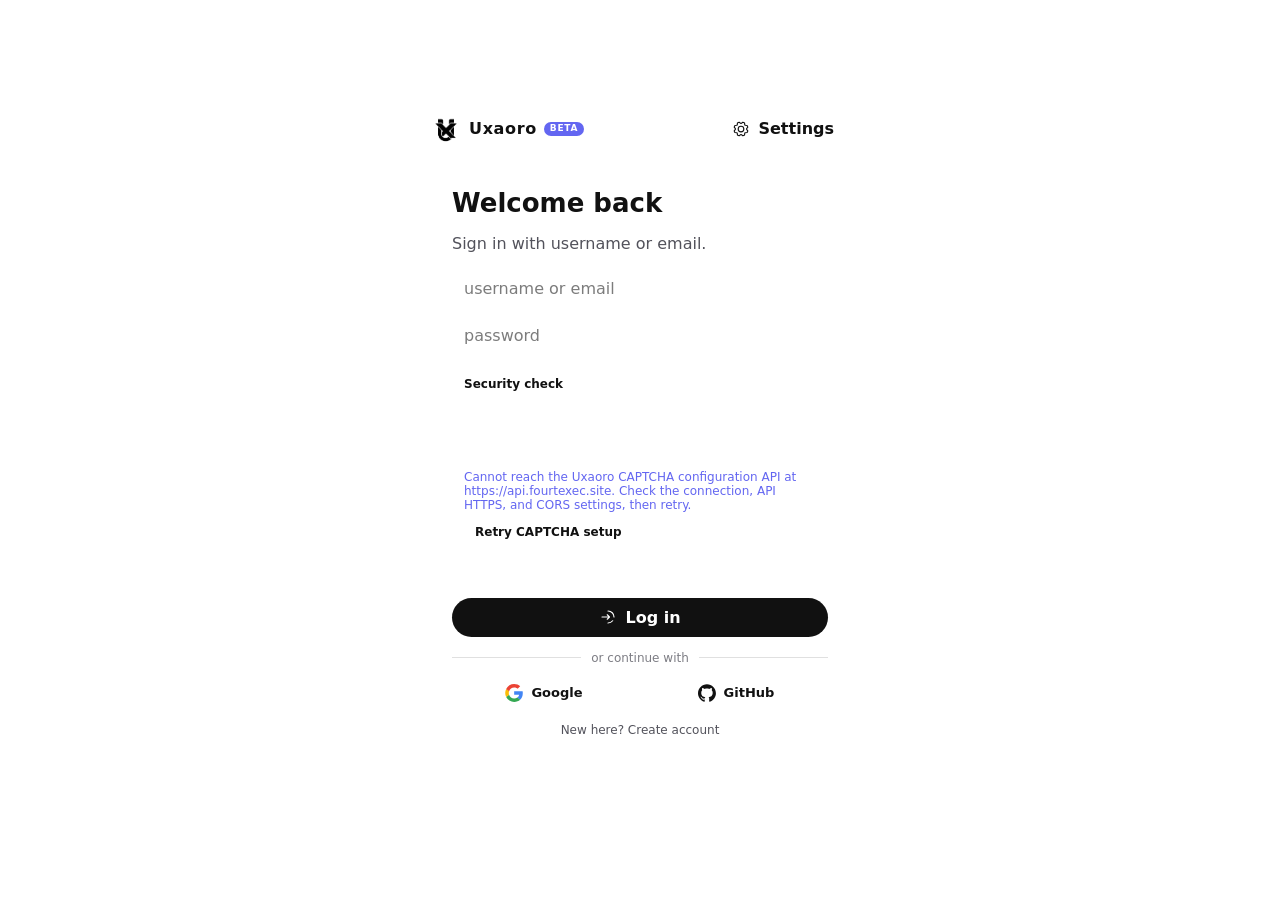
<file: index.html>
<!DOCTYPE html>
<html lang="en">
<head>
  <meta charset="utf-8">
  <meta name="viewport" content="width=device-width, initial-scale=1">
  <title>Uxaoro</title>
  <link rel="icon" href="./applogo.jpg">
  <link rel="stylesheet" href="./app.css">
  <script src="https://challenges.cloudflare.com/turnstile/v0/api.js?render=explicit" async defer></script>
</head>
<body>
  <div id="root"></div>
  <div id="call-layer" class="hidden">
    <video id="remote-video" autoplay playsinline></video>
    <video id="local-video" autoplay playsinline muted></video>
    <div class="call-dim"></div>
    <div class="call-card">
      <div class="call-top">
        <div class="call-avatar" id="call-avatar">?</div>
        <div id="call-name">Call</div>
        <div id="call-status">Connecting</div>
        <div id="call-sub" class="call-sub">End-to-end encrypted</div>
        <div id="call-emojis" class="call-emojis"></div>
        <div id="call-key" class="call-key"></div>
        <div class="call-hint">Ask the other person what emojis they see.<br>If they match yours, the call is 100% secure.</div>
      </div>
      <div class="call-bottom">
        <div class="call-actions">
          <button id="call-mute" class="round" title="Mute"><svg viewBox="0 0 24 24" fill="currentColor" aria-hidden="true"><path d="M12 14c1.66 0 3-1.34 3-3V5c0-1.66-1.34-3-3-3S9 3.34 9 5v6c0 1.66 1.34 3 3 3zm5.91-3c-.49 0-.9.36-.98.85C16.52 14.2 14.47 16 12 16s-4.52-1.8-4.93-4.15c-.08-.49-.49-.85-.98-.85-.61 0-1.09.54-1 1.14.49 3 2.89 5.35 5.91 5.78V20c0 .55.45 1 1 1s1-.45 1-1v-2.08c3.02-.43 5.42-2.78 5.91-5.78.1-.6-.39-1.14-1-1.14z"/></svg></button>
          <button id="call-accept" class="round ok hidden" title="Answer"><svg viewBox="0 0 24 24" fill="currentColor" aria-hidden="true"><path d="M6.62 10.79c1.44 2.83 3.76 5.14 6.59 6.59l2.2-2.2c.27-.27.67-.36 1.02-.24 1.12.37 2.33.57 3.57.57.55 0 1 .45 1 1V20c0 .55-.45 1-1 1-9.39 0-17-7.61-17-17 0-.55.45-1 1-1h3.5c.55 0 1 .45 1 1 0 1.25.2 2.45.57 3.57.11.35.03.74-.25 1.02l-2.2 2.2z"/></svg></button>
          <button id="call-share" class="round hidden" title="Share screen"><svg viewBox="0 0 24 24" fill="currentColor" aria-hidden="true"><path d="M21 2H3c-1.1 0-2 .9-2 2v12c0 1.1.9 2 2 2h7v2H8v2h8v-2h-2v-2h7c1.1 0 2-.9 2-2V4c0-1.1-.9-2-2-2zm0 14H3V4h18v12z"/></svg></button>
          <button id="call-hang" class="round big danger" title="Hang up"><svg class="flip-down" viewBox="0 0 24 24" fill="currentColor" aria-hidden="true"><path d="M6.62 10.79c1.44 2.83 3.76 5.14 6.59 6.59l2.2-2.2c.27-.27.67-.36 1.02-.24 1.12.37 2.33.57 3.57.57.55 0 1 .45 1 1V20c0 .55-.45 1-1 1-9.39 0-17-7.61-17-17 0-.55.45-1 1-1h3.5c.55 0 1 .45 1 1 0 1.25.2 2.45.57 3.57.11.35.03.74-.25 1.02l-2.2 2.2z"/></svg></button>
          <button id="call-speaker" class="round" title="Speaker"><svg viewBox="0 0 24 24" fill="currentColor" aria-hidden="true"><path d="M3 9v6h4l5 5V4L7 9H3zm13.5 3c0-1.77-1.02-3.29-2.5-4.03v8.05c1.48-.73 2.5-2.25 2.5-4.02zM14 3.23v2.06c2.89.86 5 3.54 5 6.71s-2.11 5.85-5 6.71v2.06c4.01-.91 7-4.49 7-8.77s-2.99-7.86-7-8.77z"/></svg></button>
        </div>
        <div id="call-mute-label" class="call-key">Hang up</div>
      </div>
    </div>
  </div>
  <script>window.UXAORO_API = 'https://api.fourtexec.site';</script>
  <script src="./crypto.js"></script>
  <script src="./icons.js"></script>
  <script src="./media.js"></script>
  <script src="./app.js"></script>
  <script src="./devices.js"></script>
</body>
</html>
</file>
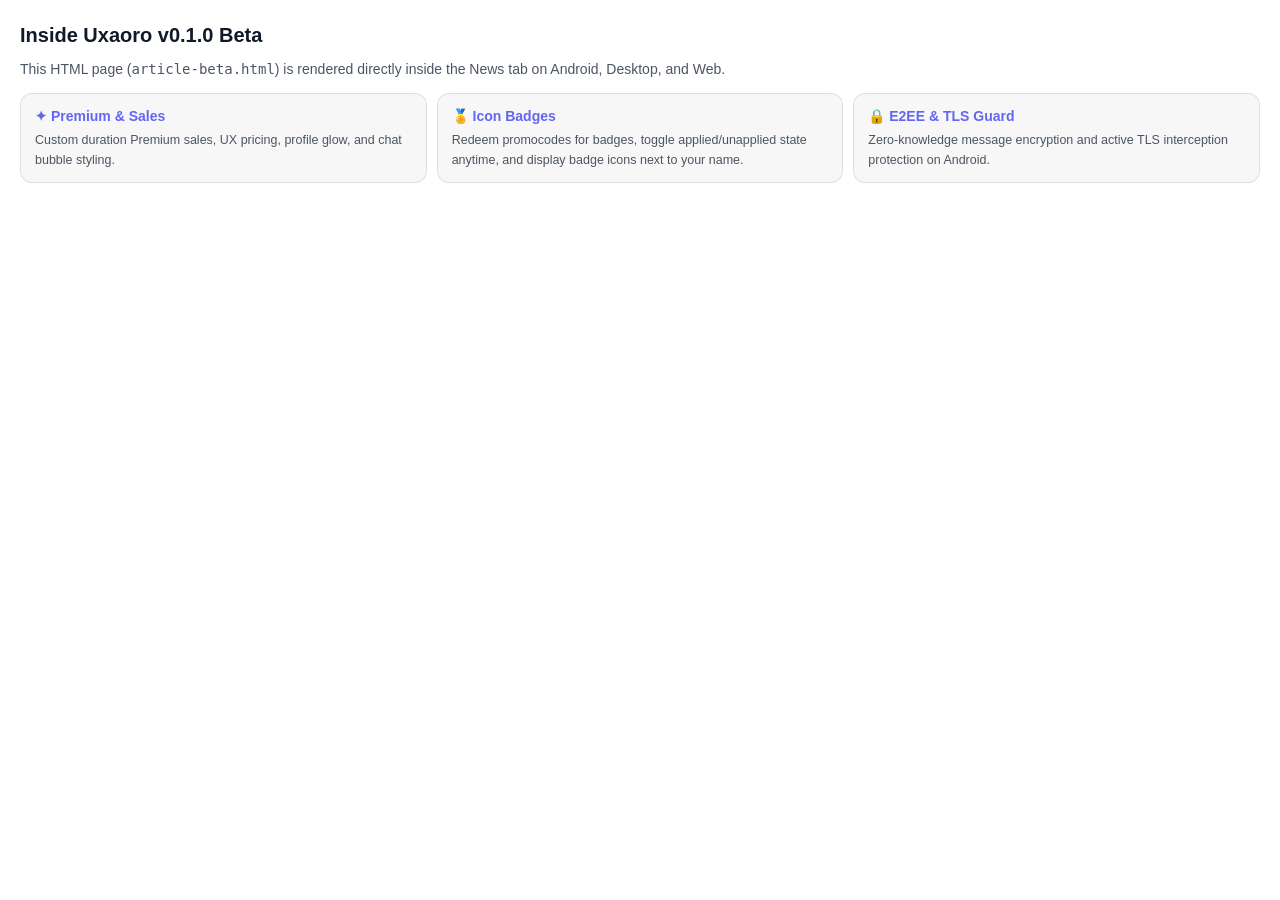
<file: news/article-beta.html>
<!doctype html>
<html lang="en">
<head>
  <meta charset="utf-8">
  <meta name="viewport" content="width=device-width, initial-scale=1">
  <title>Uxaoro v0.1.0 Beta Overview</title>
  <style>
    :root {
      color-scheme: dark light;
      --bg: #101118;
      --card: rgba(255, 255, 255, 0.05);
      --border: rgba(255, 255, 255, 0.12);
      --text: #f4f4f6;
      --muted: #9ca3af;
      --accent: #6366f1;
    }
    @media (prefers-color-scheme: light) {
      :root {
        --bg: #ffffff;
        --card: rgba(0, 0, 0, 0.03);
        --border: rgba(0, 0, 0, 0.1);
        --text: #111827;
        --muted: #4b5563;
      }
    }
    * { box-sizing: border-box; }
    body {
      margin: 0;
      padding: 20px;
      font-family: -apple-system, BlinkMacSystemFont, "Segoe UI", Roboto, sans-serif;
      background: var(--bg);
      color: var(--text);
      line-height: 1.55;
    }
    h2 { margin: 0 0 8px; font-size: 20px; }
    p { margin: 0 0 12px; color: var(--muted); font-size: 14px; }
    .cards {
      display: grid;
      grid-template-columns: repeat(auto-fit, minmax(210px, 1fr));
      gap: 10px;
      margin-top: 12px;
    }
    .card {
      padding: 12px 14px;
      border-radius: 12px;
      background: var(--card);
      border: 1px solid var(--border);
    }
    .card h3 {
      margin: 0 0 4px;
      font-size: 14px;
      color: var(--accent);
    }
    .card p {
      margin: 0;
      font-size: 12.5px;
    }
  </style>
</head>
<body>
  <h2>Inside Uxaoro v0.1.0 Beta</h2>
  <p>This HTML page (<code>article-beta.html</code>) is rendered directly inside the News tab on Android, Desktop, and Web.</p>
  <div class="cards">
    <div class="card">
      <h3>✦ Premium &amp; Sales</h3>
      <p>Custom duration Premium sales, UX pricing, profile glow, and chat bubble styling.</p>
    </div>
    <div class="card">
      <h3>🏅 Icon Badges</h3>
      <p>Redeem promocodes for badges, toggle applied/unapplied state anytime, and display badge icons next to your name.</p>
    </div>
    <div class="card">
      <h3>🔒 E2EE &amp; TLS Guard</h3>
      <p>Zero-knowledge message encryption and active TLS interception protection on Android.</p>
    </div>
  </div>
</body>
</html>
</file>
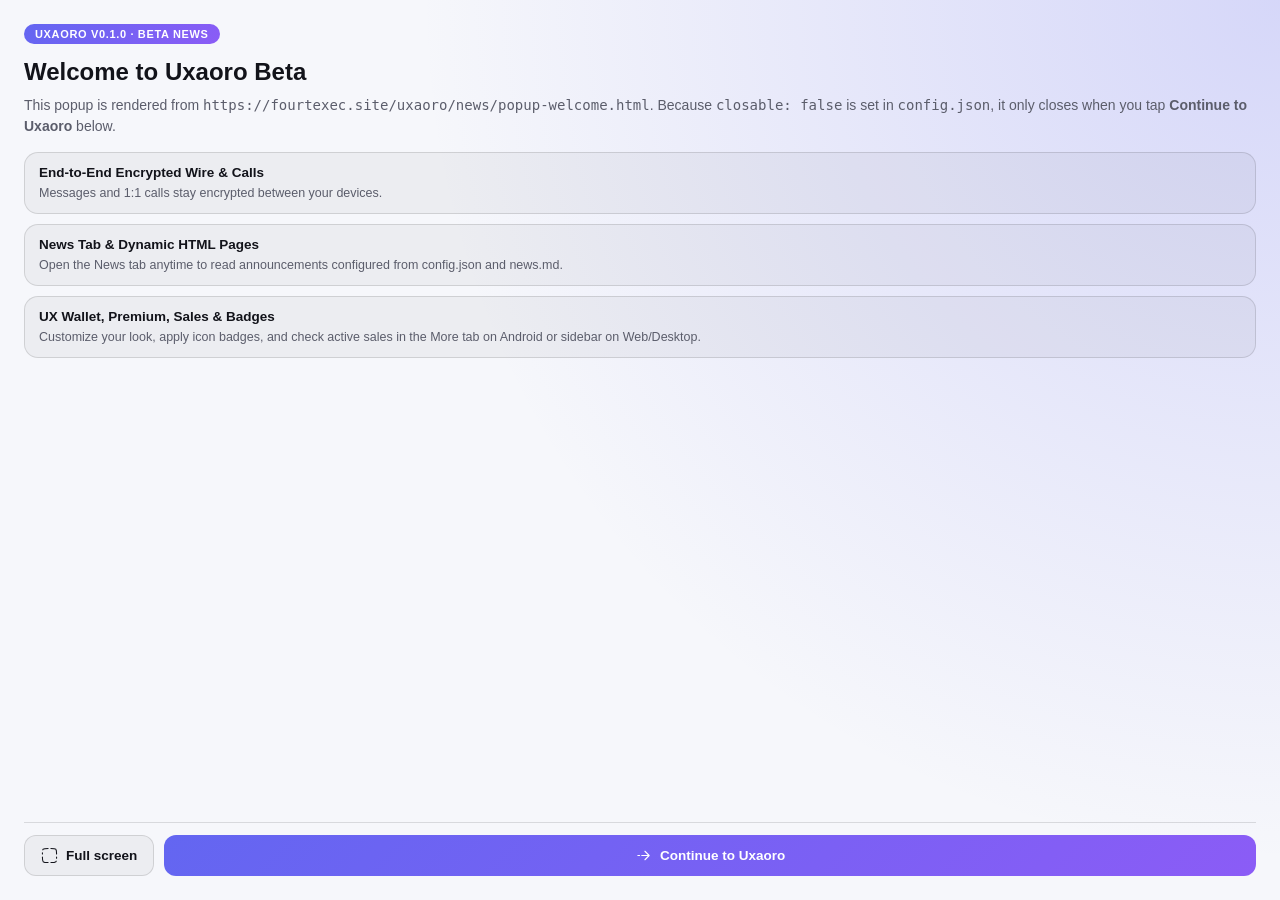
<file: news/popup-welcome.html>
<!doctype html>
<html lang="en">
<head>
  <meta charset="utf-8">
  <meta name="viewport" content="width=device-width, initial-scale=1">
  <title>Welcome to Uxaoro Beta</title>
  <style>
    :root {
      color-scheme: dark light;
      --bg: #0b0b10;
      --card: rgba(255, 255, 255, 0.06);
      --border: rgba(255, 255, 255, 0.14);
      --text: #f5f5f7;
      --muted: #a0a0ab;
      --accent: #6366f1;
      --accent2: #8b5cf6;
    }
    @media (prefers-color-scheme: light) {
      :root {
        --bg: #f6f7fb;
        --card: rgba(0, 0, 0, 0.04);
        --border: rgba(0, 0, 0, 0.12);
        --text: #12131a;
        --muted: #5b5d6b;
      }
    }
    * { box-sizing: border-box; }
    body {
      margin: 0;
      padding: 24px;
      font-family: -apple-system, BlinkMacSystemFont, "Segoe UI", Roboto, Inter, sans-serif;
      background: radial-gradient(circle at top right, rgba(99, 102, 241, 0.22), transparent 55%), var(--bg);
      color: var(--text);
      min-height: 100vh;
      display: flex;
      flex-direction: column;
      justify-content: space-between;
    }
    .pill {
      display: inline-flex;
      align-items: center;
      gap: 6px;
      padding: 4px 11px;
      border-radius: 999px;
      font-size: 11px;
      font-weight: 800;
      letter-spacing: 0.06em;
      text-transform: uppercase;
      background: linear-gradient(135deg, var(--accent), var(--accent2));
      color: #fff;
    }
    h1 {
      margin: 14px 0 8px;
      font-size: 24px;
      line-height: 1.2;
      font-weight: 800;
    }
    p {
      margin: 0 0 14px;
      color: var(--muted);
      font-size: 14px;
      line-height: 1.55;
    }
    .grid {
      display: grid;
      gap: 10px;
      margin: 14px 0 20px;
    }
    .item {
      padding: 12px 14px;
      border-radius: 14px;
      background: var(--card);
      border: 1px solid var(--border);
    }
    .item strong {
      display: block;
      font-size: 13.5px;
      margin-bottom: 3px;
      color: var(--text);
    }
    .item span {
      font-size: 12.5px;
      color: var(--muted);
    }
    .actions {
      display: flex;
      gap: 10px;
      flex-wrap: wrap;
      margin-top: auto;
      padding-top: 12px;
      border-top: 1px solid var(--border);
    }
    button {
      appearance: none;
      display: inline-flex;
      align-items: center;
      justify-content: center;
      gap: 8px;
      border: 1px solid var(--border);
      background: var(--card);
      color: var(--text);
      padding: 11px 16px;
      border-radius: 12px;
      font-size: 13.5px;
      font-weight: 700;
      cursor: pointer;
      transition: transform 0.12s ease, opacity 0.12s ease;
    }
    button:active { transform: scale(0.98); }
    /* Icons are inlined from the repository's icons/ set (svgrepo) so this
       page stays self-contained inside the sandboxed news iframe. */
    button .ico {
      display: inline-flex;
      width: 17px;
      height: 17px;
      flex: none;
    }
    button .ico svg { width: 100%; height: 100%; display: block; }
    button .lab { min-width: 0; }
    button.primary {
      flex: 1;
      border: none;
      background: linear-gradient(135deg, var(--accent), var(--accent2));
      color: #fff;
    }
  </style>
</head>
<body>
  <div>
    <span class="pill">Uxaoro v0.1.0 · Beta News</span>
    <h1>Welcome to Uxaoro Beta</h1>
    <p>
      This popup is rendered from <code>https://fourtexec.site/uxaoro/news/popup-welcome.html</code>.
      Because <code>closable: false</code> is set in <code>config.json</code>, it only closes when you tap
      <strong>Continue to Uxaoro</strong> below.
    </p>
    <div class="grid">
      <div class="item">
        <strong>End-to-End Encrypted Wire &amp; Calls</strong>
        <span>Messages and 1:1 calls stay encrypted between your devices.</span>
      </div>
      <div class="item">
        <strong>News Tab &amp; Dynamic HTML Pages</strong>
        <span>Open the News tab anytime to read announcements configured from config.json and news.md.</span>
      </div>
      <div class="item">
        <strong>UX Wallet, Premium, Sales &amp; Badges</strong>
        <span>Customize your look, apply icon badges, and check active sales in the More tab on Android or sidebar on Web/Desktop.</span>
      </div>
    </div>
  </div>

  <div class="actions">
    <button type="button" id="btn-fs" onclick="toggleFs()"><span class="ico" aria-hidden="true"><svg viewBox="0 0 24 24" fill="none" xmlns="http://www.w3.org/2000/svg"><path d="M10 22C6.22876 22 4.34315 22 3.17157 20.8284C2 19.6569 2 17.7712 2 14" stroke="currentColor" stroke-width="1.5" stroke-linecap="round"/><path d="M10 2C6.22876 2 4.34315 2 3.17157 3.17157C2.92939 3.41375 2.73727 3.68645 2.58487 4M2 10C2 9.26451 2 8.60074 2.00869 8" stroke="currentColor" stroke-width="1.5" stroke-linecap="round"/><path d="M14 2C17.7712 2 19.6569 2 20.8284 3.17157C22 4.34315 22 6.22876 22 10" stroke="currentColor" stroke-width="1.5" stroke-linecap="round"/><path d="M14 22C17.7712 22 19.6569 22 20.8284 20.8284C21.0706 20.5862 21.2627 20.3136 21.4151 20M22 14C22 14.7355 22 15.3993 21.9913 16" stroke="currentColor" stroke-width="1.5" stroke-linecap="round"/></svg></span><span class="lab">Full screen</span></button>
    <button type="button" class="primary" id="btn-close" onclick="closePopup()"><span class="ico" aria-hidden="true"><svg viewBox="0 0 24 24" fill="none" xmlns="http://www.w3.org/2000/svg"><path d="M4 12H6.5M20 12L14 6M20 12L14 18M20 12H9.5" stroke="currentColor" stroke-width="1.5" stroke-linecap="round" stroke-linejoin="round"/></svg></span><span class="lab">Continue to Uxaoro</span></button>
  </div>

  <script>
    /* Full-screen icons inlined from icons/full-screen-svgrepo-com.svg and
       icons/quit-full-screen-svgrepo-com.svg, so the button always carries a
       real icon (the same markup the static button uses). */
    var ICO_FS = '<span class="ico" aria-hidden="true"><svg viewBox="0 0 24 24" fill="none" xmlns="http://www.w3.org/2000/svg"><path d="M10 22C6.22876 22 4.34315 22 3.17157 20.8284C2 19.6569 2 17.7712 2 14" stroke="currentColor" stroke-width="1.5" stroke-linecap="round"/><path d="M10 2C6.22876 2 4.34315 2 3.17157 3.17157C2.92939 3.41375 2.73727 3.68645 2.58487 4M2 10C2 9.26451 2 8.60074 2.00869 8" stroke="currentColor" stroke-width="1.5" stroke-linecap="round"/><path d="M14 2C17.7712 2 19.6569 2 20.8284 3.17157C22 4.34315 22 6.22876 22 10" stroke="currentColor" stroke-width="1.5" stroke-linecap="round"/><path d="M14 22C17.7712 22 19.6569 22 20.8284 20.8284C21.0706 20.5862 21.2627 20.3136 21.4151 20M22 14C22 14.7355 22 15.3993 21.9913 16" stroke="currentColor" stroke-width="1.5" stroke-linecap="round"/></svg></span>';
    var ICO_QUIT = '<span class="ico" aria-hidden="true"><svg viewBox="0 0 24 24" fill="none" xmlns="http://www.w3.org/2000/svg"><path d="M2 14C5.77124 14 7.65685 14 8.82843 15.1716C10 16.3431 10 18.2288 10 22" stroke="currentColor" stroke-width="1.5" stroke-linecap="round"/><path d="M2 10C3.16976 10 4.15811 10 5 9.96504M10 2C10 5.77124 10 7.65685 8.82843 8.82843" stroke="currentColor" stroke-width="1.5" stroke-linecap="round"/><path d="M14 22C14 18.2288 14 16.3431 15.1716 15.1716M22 14C20.8302 14 19.8419 14 19 14.035" stroke="currentColor" stroke-width="1.5" stroke-linecap="round"/><path d="M22 10C18.2288 10 16.3431 10 15.1716 8.82843C14 7.65685 14 5.77124 14 2" stroke="currentColor" stroke-width="1.5" stroke-linecap="round"/></svg></span>';
    var isFs = false;
    function toggleFs() {
      isFs = !isFs;
      try {
        if (window.UxaoroNews && typeof window.UxaoroNews.fullscreen === "function") {
          window.UxaoroNews.fullscreen(isFs);
        }
      } catch (_) {}
      try {
        window.parent.postMessage({ type: "uxaoro-news-fullscreen", value: isFs }, "*");
      } catch (_) {}
      var btn = document.getElementById("btn-fs");
      if (btn) {
        btn.innerHTML = (isFs ? ICO_QUIT : ICO_FS)
          + '<span class="lab">' + (isFs ? "Exit full screen" : "Full screen") + '</span>';
      }
    }

    function closePopup() {
      try {
        if (window.UxaoroNews && typeof window.UxaoroNews.close === "function") {
          window.UxaoroNews.close();
          return;
        }
      } catch (_) {}
      try {
        window.parent.postMessage({ type: "uxaoro-news-close" }, "*");
      } catch (_) {}
      try {
        location.href = "uxaoro://news/close";
      } catch (_) {}
    }
  </script>
</body>
</html>
</file>
<file: app.css>
:root {
  color-scheme: dark;
  --bg: #000;
  --ink: #fff;
  --muted: #fff;
  --line: rgba(255,255,255,.16);
  --coral: #6366F1;
  --ok: #3d9a6a;
  --danger: #ff5d73;
  --radius: 22px;
  --font: "Trebuchet MS", "Segoe UI", system-ui, sans-serif;
  --glass: rgba(255,255,255,.08);
  --glass-2: rgba(255,255,255,.14);
  --blur: 24px;
  --font-scale: 1;
}
html[data-theme="light"] {
  color-scheme: light;
  --bg: #fff;
  --ink: #111;
  --muted: #52525b;
  --line: rgba(0,0,0,.12);
  --glass: rgba(255,255,255,.55);
  --glass-2: rgba(255,255,255,.78);
}
html[data-theme="dark"][data-amoled="1"] {
  --bg: #000;
  --glass: rgba(255,255,255,.06);
}
html[data-compact="1"] {
  --radius: 16px;
}
html[data-compact="1"] .card { padding: 12px; margin: 8px 0; }
html[data-compact="1"] .main { padding-top: 14px; }
html.reduce-motion, html.reduce-motion * {
  animation: none !important;
  transition: none !important;
}
* { box-sizing: border-box; }
html, body {
  margin: 0; min-height: 100%;
  background: var(--bg); color: var(--ink);
  font-family: var(--font);
  font-size: calc(16px * var(--font-scale));
}
body { background: var(--bg); overflow-x: hidden; color: var(--ink); }
a { color: inherit; text-decoration: none; cursor: pointer; }
button, input, textarea, select { font: inherit; color: inherit; }
button {
  background: var(--ink);
  color: var(--bg); border: 0; border-radius: 999px;
  padding: 10px 16px; font-weight: 700; cursor: pointer;
}
button.ghost {
  background: var(--glass);
  color: var(--ink);
  border: 0;
  backdrop-filter: blur(var(--blur));
  -webkit-backdrop-filter: blur(var(--blur));
}
button.ok { background: var(--ok); color: #04150c; }
button.danger { background: var(--danger); color: #fff; }
button:disabled { opacity: .45; cursor: default; }
button:focus-visible, a:focus-visible, [role="button"]:focus-visible, [role="link"]:focus-visible {
  outline: 2px solid var(--coral);
  outline-offset: 3px;
}
.badge {
  display: inline-flex; align-items: center; justify-content: center;
  min-width: 18px; height: 18px; padding: 0 6px; border-radius: 999px;
  background: var(--coral); color: #fff; font-size: 10px; line-height: 1; font-weight: 800;
  white-space: nowrap;
}
input, textarea, select {
  width: 100%;
  background: var(--glass);
  border: 0;
  border-radius: 14px;
  padding: 10px 12px; outline: none;
  color: var(--ink);
  backdrop-filter: blur(16px);
  -webkit-backdrop-filter: blur(16px);
  -webkit-user-select: text;
  user-select: text;
}
.row input, .row textarea, .row select {
  flex: 1 1 auto;
  width: auto;
  min-width: 0;
}
input::placeholder, textarea::placeholder { color: var(--ink); opacity: .55; }
input:focus, textarea:focus, select:focus {
  box-shadow: 0 0 0 2px var(--ink);
}
.hidden { display: none !important; }
#root { position: relative; z-index: 1; min-height: 100vh; background: var(--bg); color: var(--ink); }

.shell { display: grid; grid-template-columns: 204px 1fr; min-height: 100vh; }
.rail {
  margin: 10px;
  padding: 12px 10px;
  position: sticky; top: 10px; height: calc(100vh - 20px);
  background: var(--glass);
  border: 0;
  border-radius: 20px;
  backdrop-filter: blur(var(--blur));
  -webkit-backdrop-filter: blur(var(--blur));
  overflow: auto;
}
.mark {
  display: flex; align-items: center; gap: 7px; margin-bottom: 12px;
  font-weight: 800; letter-spacing: .04em; font-size: 16px; color: var(--ink);
}
.mark-logo {
  width: 26px; height: 26px; flex: 0 0 auto; display: block;
  object-fit: contain;
  color: var(--ink);  /* black mark on the white theme, white mark on the dark theme */
}
.mark .word { color: var(--ink); }
.beta-tag {
  display: inline-block;
  font-size: 9px;
  font-weight: 800;
  letter-spacing: .08em;
  text-transform: uppercase;
  padding: 1px 6px;
  border-radius: 999px;
  background: var(--coral);
  color: #fff;
  line-height: 1.3;
  vertical-align: middle;
}
.navbtn {
  display: flex; align-items: center; gap: 8px;
  width: 100%; text-align: left; background: transparent; color: var(--muted);
  padding: 6px 10px; border-radius: 11px; margin: 2px 0; font-weight: 600; font-size: 13.5px;
}
.navbtn.on, .navbtn:hover { background: var(--glass-2); color: var(--ink); }
.navbtn .badge {
  float: right; background: var(--coral); color: #fff;
  border-radius: 999px; padding: 1px 6px; font-size: 10px;
}
.main { padding: 14px 20px 68px; max-width: 860px; color: var(--ink); }
.feed-heading { align-items: flex-start; margin: 4px 0 12px; }
.feed-heading .h1 { margin-bottom: 2px; }
.feed-tools { justify-content: flex-end; flex-wrap: wrap; }
.feed-tools button { padding: 8px 11px; }
.quick-composer { display: flex; align-items: center; gap: 10px; padding: 11px 14px; }
.quick-compose-prompt {
  flex: 1; min-width: 0; padding: 11px 15px; text-align: left; justify-content: flex-start;
  background: var(--glass-2); color: var(--muted); font-weight: 500;
}
.quick-compose-prompt:hover { color: var(--ink); background: var(--glass-2); }
.quick-post-btn { white-space: nowrap; }
.feed-filter-row { display: flex; align-items: center; gap: 8px; flex-wrap: wrap; margin: 4px 0 10px; }
.feed-filter-row .discover-chip { margin-left: auto; }
.empty-state { text-align: left; padding: 22px; }
.empty-state > b { font-size: 17px; }
.empty-state p { line-height: 1.5; }
.empty-state .row { margin-top: 12px; }
.section-title { margin: 12px 0 8px; font-size: 16px; }
.top {
  display: flex; align-items: center; justify-content: space-between; gap: 8px;
  padding: 6px 12px; margin-bottom: 8px; border-radius: 13px;
  background: var(--glass); font-size: 15px; font-weight: 700;
}
.top .title { font-size: 15px; font-weight: 800; }
.card {
  background: var(--glass);
  border: 0;
  border-radius: var(--radius);
  padding: 16px; margin: 12px 0;
  color: var(--ink);
  backdrop-filter: blur(var(--blur));
  -webkit-backdrop-filter: blur(var(--blur));
}
.row { display: flex; gap: 12px; align-items: center; flex-wrap: wrap; }
.row.spread { justify-content: space-between; }
.avatar {
  width: 44px; height: 44px; border-radius: 50%; background: var(--glass);
  object-fit: cover; flex: none; color: var(--coral);
}
.avatar.lg { width: 72px; height: 72px; }
.muted { color: var(--muted); }
.tiny { font-size: 12px; color: var(--muted); }
.legal-consent { margin: 0 0 10px; line-height: 1.45; }
.legal-consent a { color: var(--ink); font-weight: 600; text-decoration: underline; text-underline-offset: 2px; cursor: pointer; }
.legal-consent a:hover { color: var(--coral); }
.h1 { font-size: 20px; margin: 0 0 6px; letter-spacing: -.02em; color: var(--ink); }
.composer textarea { min-height: 88px; resize: vertical; }
.stories { display: flex; gap: 12px; overflow-x: auto; padding: 4px 0 12px; }
.story { min-width: 72px; text-align: center; cursor: pointer; color: var(--ink); }
button.story { appearance: none; border: 0; border-radius: 0; padding: 0; background: transparent; color: var(--ink); font: inherit; }
.story img, .story .ph {
  width: 64px; height: 64px; border-radius: 50%; border: 2px solid var(--ink);
  object-fit: cover; display: block; margin: 0 auto 6px; background: var(--glass);
}
.story.seen img, .story.seen .ph { border-color: var(--line); }
.story .ph { display: grid; place-items: center; font-size: 24px; font-weight: 700; }
.post-actions { display: flex; gap: 5px; flex-wrap: wrap; margin-top: 9px; padding-top: 8px; border-top: 1px solid var(--line); }
.post-actions button { flex: 1 1 95px; min-width: 0; padding: 8px 10px; background: transparent; color: var(--muted); }
.post-actions button:hover { background: var(--glass-2); color: var(--ink); }
.post-actions [data-like] .ico.on { color: var(--danger); }
.action-count { font-size: 12px; font-variant-numeric: tabular-nums; opacity: .82; }
.post-meta-actions { display: flex; align-items: center; justify-content: space-between; gap: 8px; flex-wrap: wrap; margin-top: 4px; }
.post-meta-actions button { padding: 5px 9px; font-size: 12px; }
.quote-preview { border-left: 3px solid var(--coral); padding: 12px 14px; }
.quote-preview p { margin-bottom: 0; }
.chip {
  font-size: 11px; border: 0; border-radius: 999px; padding: 3px 9px; color: var(--ink);
  background: var(--glass);
  backdrop-filter: blur(16px);
  -webkit-backdrop-filter: blur(16px);
  cursor: pointer;
}
.chip.on { color: var(--bg); background: var(--ink); }
.post-img { width: 100%; border-radius: 14px; margin-top: 10px; max-height: 420px; object-fit: cover; cursor: zoom-in; }
.post-video { width: 100%; border-radius: 14px; margin-top: 10px; max-height: 420px; background: #000; }
.bubble-video { width: 100%; max-width: 280px; border-radius: 12px; background: #000; margin-bottom: 6px; }
.bubble-img { width: 100%; max-width: 280px; border-radius: 12px; margin-bottom: 6px; cursor: zoom-in; }
.audio-card { display: flex; gap: 10px; align-items: center; margin-top: 10px; padding: 10px; border-radius: 14px; background: rgba(128,128,128,.14); }
.audio-card.slim { margin-top: 6px; padding: 6px; }
.audio-card audio { width: 100%; height: 32px; }
.audio-play { width: 44px; height: 44px; flex: none; font-size: 18px; }
.audio-meta { flex: 1; min-width: 0; }
.audio-title { font-size: 13px; font-weight: 700; margin-bottom: 4px; overflow: hidden; text-overflow: ellipsis; white-space: nowrap; }
.audio-dock { position: fixed; left: 12px; right: 12px; bottom: 76px; z-index: 60; display: flex; gap: 10px; align-items: center; padding: 10px 12px; border-radius: 18px; background: var(--glass-2); backdrop-filter: blur(var(--blur)); -webkit-backdrop-filter: blur(var(--blur)); box-shadow: 0 8px 30px rgba(0,0,0,.3); }
.audio-dock-meta { flex: 1; min-width: 0; }
#audio-dock-title { font-weight: 700; font-size: 13px; overflow: hidden; text-overflow: ellipsis; white-space: nowrap; }
#audio-dock-seek { width: 100%; accent-color: var(--coral); }
#audio-dock-time { white-space: nowrap; }
.sticker-big { width: 140px; height: 140px; object-fit: contain; }
.sticker-msg { font-size: 64px; line-height: 1; }
.sticker-sheet { position: fixed; inset: 0; z-index: 55; background: rgba(0,0,0,.45); display: grid; place-items: end center; backdrop-filter: blur(12px); -webkit-backdrop-filter: blur(12px); }
.sticker-card { width: min(560px,100%); max-height: 62vh; overflow: auto; background: var(--glass); border-radius: 22px 22px 0 0; padding: 14px 14px 28px; backdrop-filter: blur(var(--blur)); -webkit-backdrop-filter: blur(var(--blur)); }
.sticker-grid { display: flex; flex-direction: column; gap: 12px; margin-top: 10px; }
.sticker-row { display: flex; flex-wrap: wrap; gap: 6px; margin-top: 6px; }
.sticker-cell { width: 64px; height: 64px; object-fit: contain; border-radius: 12px; background: rgba(128,128,128,.12); cursor: pointer; }
.sticker-emoji { font-size: 34px; background: rgba(128,128,128,.12); border-radius: 12px; padding: 6px 10px; cursor: pointer; border: 0; }
.editor-ov { position: fixed; inset: 0; z-index: 70; background: rgba(0,0,0,.6); display: grid; place-items: center; padding: 12px; backdrop-filter: blur(14px); -webkit-backdrop-filter: blur(14px); }
.editor-card { width: min(620px,100%); max-height: 94vh; overflow: auto; background: var(--glass-2); border-radius: 20px; padding: 14px; color: var(--ink); }
.editor-stage { display: grid; place-items: center; background: #000; border-radius: 14px; padding: 8px; margin: 10px 0; }
.editor-stage canvas { max-width: 100%; border-radius: 10px; }
.editor-filters { display: flex; gap: 6px; flex-wrap: wrap; margin: 8px 0; }
.editor-sliders { display: grid; gap: 6px; margin: 8px 0; }
.editor-sliders label { display: grid; grid-template-columns: 80px 1fr; align-items: center; gap: 8px; font-size: 13px; }
.editor-sliders input { width: 100%; accent-color: var(--coral); }
.editor-tools { margin: 8px 0; }
.attach-preview { display: flex; gap: 8px; align-items: center; margin-top: 8px; padding: 8px; border-radius: 12px; background: rgba(128,128,128,.12); }
.attach-preview img, .attach-preview video { width: 64px; height: 64px; object-fit: cover; border-radius: 10px; background: #000; }
.picker-row { display: flex; gap: 8px; flex-wrap: wrap; margin-top: 8px; }
.explore-heading { align-items: flex-start; }
.explore-shortcuts { display: grid; grid-template-columns: repeat(2,minmax(0,1fr)); gap: 10px; }
.explore-shortcut {
  display: flex; align-items: center; justify-content: flex-start; gap: 12px; width: 100%; margin: 4px 0;
  padding: 14px; text-align: left; color: var(--ink); background: var(--glass); border-radius: 16px;
}
.explore-shortcut > span:nth-child(2) { display: grid; flex: 1; gap: 3px; }
.explore-shortcut small { color: var(--muted); font-size: 12px; font-weight: 400; }
.explore-shortcut > .ico:last-child { transform: rotate(180deg); opacity: .55; }
.trends-card { padding: 14px; }
.trend-topics { display: flex; flex-wrap: wrap; gap: 8px; margin-top: 10px; }
.trend-topic {
  display: flex; flex-direction: column; align-items: flex-start; gap: 2px; min-width: 118px;
  background: var(--glass-2); color: var(--ink); border-radius: 14px; padding: 10px 13px; text-align: left;
}
.trend-topic:hover { background: color-mix(in srgb, var(--coral) 22%, var(--glass-2)); }
.trend-topic .tiny { font-size: 11px; }
.explore-posts { margin-top: 4px; }
.search-box { padding: 10px; }
.search-box input { background: transparent; }
.search-section { margin: 14px 0 20px; }
.search-result { display: flex; align-items: center; gap: 12px; padding: 10px 4px; }
.search-result-copy { display: grid; gap: 3px; flex: 1; min-width: 0; cursor: pointer; }
.search-result-copy small { color: var(--muted); font-size: 12px; overflow: hidden; text-overflow: ellipsis; white-space: nowrap; }
.search-result button { flex: none; padding: 7px 10px; font-size: 12px; }
.more-shortcuts { display: flex; flex-wrap: wrap; gap: 8px; margin: 10px 0 14px; }
.more-shortcuts button { min-height: 42px; }
.people-search, .people-add { padding: 10px; }
.people-row { display: flex; align-items: center; justify-content: space-between; gap: 12px; }
.people-row > .row { flex: none; }
.people-ident { display: inline-flex; align-items: center; gap: 10px; min-width: 0; cursor: pointer; }
.people-ident > span:last-child { display: grid; gap: 3px; min-width: 0; }
.people-ident small { color: var(--muted); font-size: 12px; }
.people-ident .avatar { width: 42px; height: 42px; }
.people-tabs .badge { margin-left: 4px; }
.outgoing-title { margin-top: 22px; }
.chat-search-row { padding: 9px; }
.chat-search-row input { background: transparent; }
.chat-filters { display: flex; gap: 6px; overflow-x: auto; padding: 2px 0 10px; }
.chat-filters .chip { flex: none; }
.chat-list { margin-top: 2px; }
.chat-list-item { display: flex; align-items: center; gap: 12px; padding: 12px 4px; }
.chat-list-item:hover { background: var(--glass); border-radius: 12px; }
.chat-list-avatar { width: 44px; height: 44px; border-radius: 50%; display: grid; place-items: center; background: var(--glass-2); color: var(--coral); flex: none; }
.chat-list-avatar .ico { width: 21px; height: 21px; }
.saved-chat-avatar { background: color-mix(in srgb, var(--coral) 20%, var(--glass)); }
.group-chat-avatar { background: var(--glass-2); }
.chat-list-copy { display: grid; gap: 4px; flex: 1; min-width: 0; }
.chat-list-copy .row { gap: 8px; }
.chat-list-copy .tiny { overflow: hidden; text-overflow: ellipsis; white-space: nowrap; }
.chat-list-hint { flex: none; opacity: .7; }
.notification-card { display: flex; align-items: flex-start; gap: 12px; padding: 14px; }
.notification-card.unread { background: color-mix(in srgb, var(--coral) 12%, var(--glass)); }
.notification-mark { width: 36px; height: 36px; display: grid; place-items: center; border-radius: 50%; background: var(--glass-2); color: var(--coral); flex: none; }
.notification-mark .ico { width: 18px; height: 18px; }
.notification-copy { flex: 1; min-width: 0; }
.notification-copy p { margin: 5px 0; line-height: 1.45; }
.notification-copy .row { gap: 8px; }
.notification-dot { width: 8px; height: 8px; border-radius: 50%; background: var(--coral); flex: none; }
.notification-open { flex: none; padding: 7px 10px; font-size: 12px; }
.list-item { padding: 12px 4px; border-bottom: 1px solid var(--line); cursor: pointer; color: var(--ink); }
.bubble {
  max-width: 72%; padding: 10px 12px; border-radius: 18px; margin: 8px 0;
  background: var(--glass);
  border: 0;
  color: var(--ink);
  backdrop-filter: blur(18px);
  -webkit-backdrop-filter: blur(18px);
}
.bubble.me { margin-left: auto; }
.reacts { display: flex; gap: 6px; flex-wrap: wrap; margin-top: 8px; align-items: center; }
.rchip {
  display: inline-flex; align-items: center; gap: 5px;
  background: var(--glass); color: var(--ink); border: 0;
  padding: 3px 10px 3px 8px; font-size: 13px; font-weight: 600;
  border-radius: 999px; line-height: 1.5;
  backdrop-filter: blur(18px);
  -webkit-backdrop-filter: blur(18px);
  transition: transform .15s ease, background .15s ease, color .15s ease;
  animation: rpop .26s cubic-bezier(.2,.8,.3,1.25);
}
.rchip:hover { transform: scale(1.08); background: var(--glass-2); }
.rchip:active { transform: scale(.93); }
.rchip.on, .rchip.on:hover { background: var(--coral); color: #fff; }
.rchip-e { font-size: 16px; line-height: 1; }
.rchip-n { font-size: 13px; font-variant-numeric: tabular-nums; }
.rchip.radd { padding: 3px 11px; font-weight: 700; opacity: .8; }
.rchip.radd:hover { opacity: 1; }
@keyframes rpop {
  0% { transform: scale(.55); opacity: 0; }
  60% { transform: scale(1.12); }
  100% { transform: scale(1); opacity: 1; }
}
.react-picker {
  position: fixed; inset: 0; z-index: 55;
  background: rgba(0,0,0,.45);
  display: grid; place-items: end center;
  backdrop-filter: blur(12px);
  -webkit-backdrop-filter: blur(12px);
}
.react-sheet {
  width: min(520px, 100%);
  background: var(--glass);
  border: 0;
  border-radius: 22px 22px 0 0;
  padding: 4px 12px 28px;
  backdrop-filter: blur(var(--blur));
  -webkit-backdrop-filter: blur(var(--blur));
  animation: rsup .22s ease-out;
}
@keyframes rsup {
  0% { transform: translateY(24px); opacity: .4; }
  100% { transform: translateY(0); opacity: 1; }
}
.rs-handle {
  width: 36px; height: 4px; border-radius: 2px;
  background: var(--line); margin: 6px auto 2px;
}
.rs-preview {
  height: 58px; display: grid; place-items: center;
  font-size: 50px; line-height: 1;
  transition: transform .14s ease;
}
.rs-preview:not(:empty) { transform: scale(1.06); }
.rs-quick {
  display: flex; gap: 2px; justify-content: space-between;
  padding: 2px 4px 10px; border-bottom: 1px solid var(--line);
}
.rs-e {
  background: transparent; color: inherit; font-size: 24px;
  padding: 8px; box-shadow: none; border-radius: 14px;
  transition: transform .13s ease, background .13s ease;
}
.rs-e:hover { transform: scale(1.3); background: var(--glass-2); }
.rs-e:active { transform: scale(1.05); }
.rs-quick .rs-e { font-size: 32px; padding: 6px; }
.rs-grid {
  max-height: 40vh; overflow: auto;
  display: grid; grid-template-columns: repeat(8, 1fr); gap: 2px;
  padding-top: 8px;
}
.chat-wrap { display: flex; flex-direction: column; min-height: calc(100vh - 130px); }
.chat-wrap #thread { flex: 1; }
.chat-wrap .chat-foot { margin-top: auto; }
/* Chat stretches to the very bottom of the screen: no content bottom gap. */
.shell.chat-full .main { padding-bottom: 12px; display: flex; flex-direction: column; }
.shell.chat-full .chat-wrap { flex: 1; min-height: calc(100vh - 60px); }
.chat-foot {
  display: flex; gap: 8px; margin-top: 12px;
  position: sticky; bottom: 12px;
  z-index: 21;
  background: var(--bg);
  padding: 8px 0;
}
.tabs-mobile { display: none; }
#call-layer {
  position: fixed; inset: 0; z-index: 40;
  display: grid; place-items: center;
  background: linear-gradient(180deg, #17212b 0%, #0e1621 55%, #080d13 100%);
  color: #fff;
  overflow: hidden;
}
#call-layer video#remote-video { position: absolute; inset: 0; width: 100%; height: 100%; object-fit: cover; }
#call-layer video#local-video {
  position: absolute; right: 16px; top: 16px; width: 140px; height: 190px; object-fit: cover;
  border-radius: 14px; z-index: 2; background: #000;
}
#call-layer .call-dim { position: absolute; inset: 0; background: rgba(0,0,0,.45); z-index: 1; }
.call-card {
  position: relative; z-index: 3; text-align: center;
  display: flex; flex-direction: column; align-items: center;
  min-height: 100dvh; justify-content: space-between;
  padding: 40px 12px 12px; max-width: 420px; width: 100%;
}
/* Весь оверлей живёт только у краёв: верхняя группа прижата кверху,
   нижняя — книзу, середина полностью отдана видео человека. */
.call-top, .call-bottom {
  display: flex; flex-direction: column; align-items: center; width: 100%;
}
.call-avatar {
  width: 108px; height: 108px; border-radius: 50%;
  background: linear-gradient(135deg, #5b8def, #2f6fed);
  display: grid; place-items: center;
  font-size: 44px; font-weight: 800; color: #fff;
}
#call-name { font-size: 24px; font-weight: 700; margin-top: 14px; }
#call-status { font-size: 15px; color: #8a9ba8; margin-top: 4px; }
.call-sub { font-size: 13px; color: #6ee7a0; margin-top: 6px; }
.call-emojis { font-size: 34px; letter-spacing: 10px; margin-top: 18px; min-height: 44px; }
.call-key { font-size: 11px; color: rgba(138,155,168,.7); margin-top: 6px; font-family: ui-monospace, Menlo, monospace; }
.call-hint { font-size: 13px; line-height: 1.5; color: #8a9ba8; margin-top: 10px; }
.call-actions { display: flex; gap: 18px; justify-content: space-evenly; align-items: center; margin-top: 24px; width: 100%; }
.call-actions .round {
  width: 56px; height: 56px; border-radius: 50%;
  display: grid; place-items: center; font-size: 24px;
  background: rgba(255,255,255,.2); color: #fff; padding: 0;
}
.call-actions .round.big { width: 68px; height: 68px; font-size: 28px; }
.call-actions .round.ok { background: #31a24c; }
.call-actions .round.danger { background: #e5484d; }
.call-actions .round.on { background: #fff; color: #000; }
.call-actions .round svg { width: 26px; height: 26px; display: block; }
.call-actions .round.big svg { width: 30px; height: 30px; }
.call-actions .round svg.flip-down { transform: rotate(135deg); }
#call-mute-label { margin-top: 6px; }
/* Активное видео: человек должен быть виден — прячем большой аватар и
   подсказку, а смайлики безопасности остаются сверху у ника, компактно. */
#call-layer.video-on .call-dim { background: rgba(0,0,0,.18); }
#call-layer.video-on .call-avatar,
#call-layer.video-on .call-hint { display: none; }
#call-layer.video-on #call-emojis { font-size: 22px; letter-spacing: 6px; margin-top: 8px; min-height: 28px; }
#call-layer.video-on .call-card { justify-content: space-between; }
#call-layer.video-on #call-name { font-size: 18px; }
#call-layer.video-on #call-status { font-size: 13px; }
.cover { height: 140px; border-radius: 16px; background: var(--glass); object-fit: cover; width: 100%; }
.err { color: var(--danger); min-height: 1.2em; }
.lightbox {
  position: fixed; inset: 0; background: rgba(0,0,0,.72); z-index: 50;
  display: grid; place-items: center; cursor: zoom-out;
  backdrop-filter: blur(22px);
  -webkit-backdrop-filter: blur(22px);
}
.lightbox img { max-width: 94vw; max-height: 92vh; border-radius: 16px; }
.story-layer {
  position: fixed; inset: 0; background: #000; z-index: 45; color: #fff;
  display: flex; flex-direction: column; padding: 10px max(12px, env(safe-area-inset-right)) max(12px, env(safe-area-inset-bottom)) max(12px, env(safe-area-inset-left));
}
.story-progress { display: flex; gap: 4px; padding: 2px 4px 10px; }
.story-progress-seg { height: 3px; border-radius: 999px; overflow: hidden; flex: 1; background: rgba(255,255,255,.28); }
.story-progress-seg i { display: block; height: 100%; background: #fff; }
.story-layer .bar { display: flex; justify-content: space-between; align-items: center; gap: 8px; }
.story-layer .story-head { padding: 5px 4px 12px; }
.story-owner { gap: 10px; min-width: 0; }
.story-owner .avatar { width: 38px; height: 38px; color: #fff; }
.story-owner > span { display: grid; gap: 3px; }
.story-owner small { font-size: 11px; opacity: .76; }
.story-stage { flex: 1; min-height: 0; display: flex; align-items: center; justify-content: center; background: #050505; border-radius: 16px; overflow: hidden; }
.story-stage img, .story-stage video { width: 100%; height: 100%; flex: 1; object-fit: contain; }
.story-caption { padding: 9px 4px 3px; line-height: 1.4; }
.story-reaction-summary { display: flex; gap: 5px; flex-wrap: wrap; padding: 2px 4px; }
.story-footer { justify-content: space-between; padding: 10px 0 2px; }
.story-quick-reactions { display: flex; gap: 3px; flex: 1; justify-content: center; }
.story-quick-reactions button { min-width: 34px; }
.story-footer button { padding: 8px 11px; }

.auth-only {
  min-height: 100vh;
  display: flex;
  flex-direction: column;
  align-items: center;
  justify-content: center;
  padding: 28px 16px 48px;
  background: var(--bg);
  color: var(--ink);
}
.auth-only .auth-head {
  width: min(420px, 100%);
  display: flex;
  align-items: center;
  justify-content: space-between;
  margin-bottom: 18px;
}
.auth-only .auth-head .mark { margin: 0; }
.auth-only .auth-card {
  width: min(420px, 100%);
  margin: 0;
  padding: 22px;
}
.auth-only h1 { margin: 0 0 6px; font-size: 26px; }
.swatch {
  width: 28px; height: 28px; border-radius: 50%; cursor: pointer;
  box-shadow: 0 0 0 2px transparent;
}
.swatch.on { box-shadow: 0 0 0 2px var(--ink); }
.sec-label { letter-spacing: .14em; text-transform: uppercase; font-size: 11px; font-weight: 800; margin: 22px 0 8px; color: var(--ink); }
.priv-row { margin: 10px 0 14px; }
.priv-row b { display: block; color: var(--ink); }
.priv-row .hint { font-size: 12px; margin: 2px 0 8px; opacity: .92; }
.secret-key { font-weight: 800; letter-spacing: .08em; word-break: break-all; margin: 8px 0; color: var(--ink); }
.dev-badge { color: var(--coral); font-weight: 800; white-space: nowrap; }
.mono { font-family: ui-monospace, SFMono-Regular, Menlo, Consolas, monospace; font-size: 12px; word-break: break-all; }
pre.code {
  white-space: pre-wrap; word-break: break-word;
  background: rgba(128,128,128,.12);
  border-radius: 14px; padding: 12px;
  font-size: 12px; line-height: 1.5;
  max-height: 320px; overflow: auto;
}
.keybox {
  margin-top: 12px; padding: 12px; border-radius: 14px;
  background: rgba(99,102,241,.12);
}
.keybox .mono { font-size: 13px; font-weight: 700; margin: 8px 0; }
.stat { font-size: 28px; font-weight: 800; margin: 0; color: var(--ink); }
.dot {
  width: 8px; height: 8px; border-radius: 50%; background: var(--coral); display: inline-block; margin-left: 6px;
}
.tabs { display: flex; gap: 5px; flex-wrap: wrap; margin: 4px 0 10px; }
#thread { min-height: 240px; }
.typing { font-size: 12px; color: var(--muted); padding: 0 4px; }
.motd { color: var(--coral); font-weight: 600; padding: 8px 0; }

@supports not ((backdrop-filter: blur(1px)) or (-webkit-backdrop-filter: blur(1px))) {
  .card, .rail, .bubble, button.ghost, .tabs-mobile, input, textarea, #call-layer, .lightbox, .auth-only .auth-card {
    background: var(--bg);
  }
}

@media (max-width: 800px) {
  .shell { grid-template-columns: 1fr; }
  .rail { display: none; }
  .main { padding: 12px 12px 72px; }
  .tabs-mobile {
    display: flex; position: fixed; bottom: 6px; left: 8px; right: 8px;
    background: var(--glass);
    border: 0;
    border-radius: 16px;
    padding: 2px 4px;
    z-index: 20;
    backdrop-filter: blur(var(--blur));
    -webkit-backdrop-filter: blur(var(--blur));
  }
  .tabs-mobile button { position: relative; flex: 1; min-width: 0; background: transparent; color: var(--muted); border-radius: 10px; padding: 6px 1px; font-size: 10px; display: flex; flex-direction: column; align-items: center; gap: 1px; }
  .tabs-mobile button.on { color: var(--ink); background: var(--glass-2); }
  .tabs-mobile .badge { position: absolute; top: 0; right: 2px; min-width: 15px; height: 15px; padding: 0 4px; font-size: 9px; }
  .chat-foot { bottom: 60px; }
  .chat-wrap { min-height: calc(100vh - 180px); min-height: calc(100dvh - 180px); }
  .shell.chat-full .main { padding-bottom: 72px; }
  .shell.chat-full .chat-wrap { min-height: calc(100vh - 190px); min-height: calc(100dvh - 190px); }
  .auth-only .auth-card input, .auth-only .auth-card textarea { font-size: 16px; }
  .tabs-mobile .ico { width: 17px; height: 17px; }
  .feed-heading { align-items: flex-start; }
  .feed-tools { width: 100%; justify-content: flex-start; gap: 6px; }
  .feed-tools button { padding: 7px 9px; font-size: 12px; }
  .quick-composer { flex-wrap: wrap; }
  .quick-compose-prompt { flex-basis: calc(100% - 66px); }
  .quick-story, .quick-post-btn { flex: 1; }
  .post-actions button { flex-basis: 30%; }
  .chat-list-hint { display: none; }
  .people-row { align-items: flex-start; }
  .people-row > .row { justify-content: flex-end; flex-wrap: wrap; }
  .search-result { flex-wrap: wrap; }
  .search-result-copy { flex-basis: calc(100% - 64px); }
  .search-result button { margin-left: 54px; }
}
@media (max-width: 480px) {
  .explore-shortcuts { grid-template-columns: 1fr; }
  .explore-heading { align-items: flex-start; }
  .notification-card { flex-wrap: wrap; }
  .notification-open { margin-left: 48px; }
  .story-layer { padding-left: 8px; padding-right: 8px; }
  .story-footer { gap: 4px; }
  .story-quick-reactions { gap: 0; }
  .story-quick-reactions button { min-width: 30px; padding: 6px 5px; }
  .tabs-mobile { left: 5px; right: 5px; }
}

.ico {
  display: inline-flex;
  width: 1.25em; height: 1.25em;
  flex: none;
  vertical-align: -0.2em;
  color: inherit;
}
.ico.on { color: var(--coral); }
/* A caller asked for an icon that does not exist — make it visible, not blank. */
.ico-missing { color: var(--danger); opacity: .9; }
.ico-svg { width: 100%; height: 100%; display: block; overflow: visible; }
.ico-asset {
  display: inline-block;
  width: 100%; height: 100%;
  color: inherit;
  background-color: currentColor;
  mask-mode: alpha;
  -webkit-mask: var(--ico-asset) center / contain no-repeat;
  mask: var(--ico-asset) center / contain no-repeat;
}
.navbtn {
  display: flex; align-items: center; gap: 8px;
  width: 100%; text-align: left; background: transparent; color: var(--muted);
  padding: 6px 10px; border-radius: 11px; margin: 2px 0; font-weight: 600; font-size: 13.5px;
}
.navbtn .ico { width: 17px; height: 17px; }
.navbtn span.nav-lab { flex: 1; }
.navbtn .badge { float: none; margin-left: auto; }
button .ico { width: 18px; height: 18px; }
button.ghost, button { display: inline-flex; align-items: center; gap: 8px; justify-content: center; }

.ico-beat { transform-origin: 50% 52%; transform-box: fill-box; }
.ico-spin { transform-origin: 50% 50%; transform-box: view-box; }
.ico-hunt { transform-origin: 48% 48%; transform-box: view-box; }
.ico-ring { transform-origin: 50% 10%; transform-box: view-box; }
.ico-door { transform-origin: 104px 216px; transform-box: view-box; }
.ico-roof { transform-origin: 128px 40px; transform-box: view-box; }
.ico-head { transform-origin: 128px 160px; transform-box: view-box; }
.ico-swing { transform-origin: 128px 44px; transform-box: view-box; }
.ico-jiggle { transform-origin: 117px 138px; transform-box: view-box; }
.ico-wave-l { transform-origin: 64px 120px; transform-box: view-box; }
.ico-wave-c { transform-origin: 128px 184px; transform-box: view-box; }
.ico-wave-r { transform-origin: 192px 120px; transform-box: view-box; }
.ico-flap { transform-origin: 128px 56px; transform-box: view-box; }
.ico-twinkle { transform-origin: 50% 48%; transform-box: fill-box; }
.ico-lid { transform-origin: 168px 48px; transform-box: view-box; }
.ico-slide { transform-origin: 50% 50%; }
.ico-pop { transform-origin: 50% 50%; transform-box: fill-box; }
.ico-row { transform-box: view-box; }

.ico:hover .ico-beat, .ico:focus-visible .ico-beat, .ico:active .ico-beat,
button:hover .ico-beat, button:active .ico-beat {
  animation: ico-beat .7s cubic-bezier(.16,1,.3,1);
}
.ico:hover .ico-spin, .ico:focus-visible .ico-spin, button:hover .ico-spin {
  animation: ico-spin .7s cubic-bezier(.16,1,.3,1);
}
.ico:hover .ico-hunt, button:hover .ico-hunt { animation: ico-hunt .9s cubic-bezier(.4,0,.2,1); }
.ico:hover .ico-ring, button:hover .ico-ring { animation: ico-ring .7s ease-in-out; }
.ico:hover .ico-door, button:hover .ico-door { animation: ico-door 1s cubic-bezier(.16,1,.3,1); }
.ico:hover .ico-roof, button:hover .ico-roof { animation: ico-roof .7s cubic-bezier(.16,1,.3,1); }
.ico:hover .ico-head, button:hover .ico-head { animation: ico-glance 1.2s ease-in-out; }
.ico:hover .ico-swing, button:hover .ico-swing { animation: ico-swing .9s ease-in-out; }
.ico:hover .ico-jiggle, button:hover .ico-jiggle { animation: ico-ring .55s ease-in-out; }
.ico:hover .ico-wave-l, button:hover .ico-wave-l { animation: ico-wavel .8s ease-in-out; }
.ico:hover .ico-wave-c, button:hover .ico-wave-c { animation: ico-wavec .8s ease-in-out; }
.ico:hover .ico-wave-r, button:hover .ico-wave-r { animation: ico-waver .8s ease-in-out; }
.ico:hover .ico-flap, button:hover .ico-flap { animation: ico-flap .9s cubic-bezier(.16,1,.3,1); }
.ico:hover .ico-twinkle, button:hover .ico-twinkle { animation: ico-twinkle .9s ease-in-out; }
.ico:hover .ico-lid, button:hover .ico-lid { animation: ico-lid .7s cubic-bezier(.16,1,.3,1); }
.ico:hover .ico-slide, button:hover .ico-slide { animation: ico-slide .55s cubic-bezier(.16,1,.3,1); }
.ico:hover .ico-pop, button:hover .ico-pop { animation: ico-pop .4s cubic-bezier(.16,1,.3,1); }
.ico:hover .ico-r0, button:hover .ico-r0 { animation: ico-row0 .7s cubic-bezier(.16,1,.3,1); }
.ico:hover .ico-r1, button:hover .ico-r1 { animation: ico-row1 .7s cubic-bezier(.16,1,.3,1); }
.ico:hover .ico-r2, button:hover .ico-r2 { animation: ico-row2 .7s cubic-bezier(.16,1,.3,1); }

@keyframes ico-beat {
  0%,100% { transform: scale(1); }
  18% { transform: scale(1.22); }
  32% { transform: scale(.92); }
  48% { transform: scale(1.16); }
  64% { transform: scale(1); }
}
@keyframes ico-spin { from { transform: rotate(0deg); } to { transform: rotate(90deg); } }
@keyframes ico-hunt {
  0%,100% { transform: translate(0,0) rotate(0); }
  25% { transform: translate(6px,-8px) rotate(6deg); }
  50% { transform: translate(-8px,-4px) rotate(-6deg); }
  75% { transform: translate(4px,6px) rotate(3deg); }
}
@keyframes ico-ring {
  0%,100% { transform: rotate(0); }
  20% { transform: rotate(14deg); }
  40% { transform: rotate(-12deg); }
  60% { transform: rotate(8deg); }
  80% { transform: rotate(-4deg); }
}
@keyframes ico-door { 0%,100% { transform: rotate(0); } 45% { transform: rotate(-22deg); } }
@keyframes ico-roof { 0%,100% { transform: translateY(0); } 40% { transform: translateY(-7px); } }
@keyframes ico-glance { 0%,100% { transform: rotate(0); } 35% { transform: rotate(16deg); } 70% { transform: rotate(-10deg); } }
@keyframes ico-swing { 0%,100% { transform: rotate(0); } 30% { transform: rotate(-12deg); } 60% { transform: rotate(8deg); } }
@keyframes ico-wavel { 0%,100% { transform: rotate(0); } 40% { transform: rotate(-17deg); } }
@keyframes ico-wavec { 0%,100% { transform: rotate(0); } 40% { transform: rotate(14deg); } }
@keyframes ico-waver { 0%,100% { transform: rotate(0); } 40% { transform: rotate(17deg); } }
@keyframes ico-flap { 0%,100% { transform: scaleY(1); } 45% { transform: scaleY(.2) translateY(-20px); } }
@keyframes ico-twinkle { 0%,100% { transform: scale(1) rotate(0); } 40% { transform: scale(1.12) rotate(-8deg); } 70% { transform: scale(.96) rotate(6deg); } }
@keyframes ico-lid { 0%,100% { transform: rotate(0); } 50% { transform: rotate(-28deg); } }
@keyframes ico-slide { 0%,100% { transform: translateX(0); } 40% { transform: translateX(-10px); } }
@keyframes ico-pop { 0%,100% { transform: scale(1); } 40% { transform: scale(1.2); } }
@keyframes ico-row0 { 0%,100% { transform: translateX(0); } 50% { transform: translateX(10px); } }
@keyframes ico-row1 { 0%,100% { transform: translateX(0); } 50% { transform: scaleX(.72); transform-origin: 40px 128px; } }
@keyframes ico-row2 { 0%,100% { transform: translateX(0); } 50% { transform: translateX(-10px); } }

/* ---- NSFW marking (AI moderation) ---- */
.nsfw-tag {
  display: inline-block; font-size: 10px; font-weight: 800; letter-spacing: .08em;
  padding: 2px 7px; border-radius: 999px; vertical-align: middle;
  color: #fff; background: #d33; text-transform: uppercase;
}
.nsfw-tag.lg { font-size: 13px; padding: 4px 12px; }
.nsfw-card { position: relative; overflow: hidden; }
.nsfw-body { transition: filter .18s ease; }
.nsfw-body.blurred { filter: blur(18px) saturate(.7); pointer-events: none; user-select: none; }
.nsfw-cover {
  position: absolute; inset: 0; z-index: 2; display: grid; place-items: center; gap: 8px;
  padding: 18px; text-align: center; background: rgba(0,0,0,.45);
  backdrop-filter: blur(6px); -webkit-backdrop-filter: blur(6px);
}
.nsfw-cover .tiny { color: #f2f2f3; max-width: 280px; }

/* ---- News Tab & Popup News ---- */
.news-popup-backdrop {
  position: fixed;
  inset: 0;
  z-index: 10000;
  display: flex;
  align-items: center;
  justify-content: center;
  padding: 18px;
  background: rgba(0, 0, 0, 0.72);
  backdrop-filter: blur(12px);
  -webkit-backdrop-filter: blur(12px);
}
.news-popup-card {
  width: min(680px, 100%);
  height: min(560px, calc(100vh - 36px));
  display: flex;
  flex-direction: column;
  border-radius: 22px;
  overflow: hidden;
  background: var(--bg);
  border: 1px solid var(--line);
  box-shadow: 0 24px 70px rgba(0, 0, 0, 0.65);
  transition: width 0.2s ease, height 0.2s ease, border-radius 0.2s ease;
}
.news-popup-card.fullscreen {
  width: 100vw;
  height: 100vh;
  max-width: 100vw;
  max-height: 100vh;
  border-radius: 0;
}
.news-popup-backdrop.fullscreen {
  padding: 0;
}
.news-popup-bar {
  display: flex;
  align-items: center;
  justify-content: space-between;
  gap: 10px;
  padding: 10px 16px;
  border-bottom: 1px solid var(--line);
  background: var(--glass);
}
.news-popup-title {
  font-weight: 800;
  font-size: 14px;
  overflow: hidden;
  text-overflow: ellipsis;
  white-space: nowrap;
}
.news-popup-frame {
  flex: 1;
  width: 100%;
  border: 0;
  background: transparent;
}

/* ---- post "..." menu + tip modal ---- */
.uxa-modal-backdrop {
  position: fixed;
  inset: 0;
  z-index: 10000;
  display: flex;
  align-items: center;
  justify-content: center;
  padding: 18px;
  background: rgba(0, 0, 0, 0.6);
  backdrop-filter: blur(8px);
  -webkit-backdrop-filter: blur(8px);
}
.uxa-menu-card {
  width: min(340px, 100%);
  padding: 10px;
  border-radius: 18px;
  background: var(--bg);
  border: 1px solid var(--line);
  box-shadow: 0 24px 70px rgba(0, 0, 0, 0.65);
}
.uxa-menu-title {
  padding: 4px 12px 8px;
  border-bottom: 1px solid var(--line);
  margin-bottom: 6px;
}
.uxa-menu-item {
  display: flex;
  align-items: center;
  gap: 10px;
  width: 100%;
  text-align: left;
  padding: 11px 12px;
  border-radius: 12px;
  background: transparent;
  border: 0;
  color: inherit;
  font: inherit;
  cursor: pointer;
}
.uxa-menu-item:hover { background: var(--glass); }
.uxa-tip-card { padding: 18px; }

/* forwarded-from header on chat bubbles (posts forwarded to Saved Messages) */
.fwd-head {
  font-size: 12px;
  opacity: 0.85;
  border-left: 3px solid var(--coral);
  padding: 2px 0 2px 8px;
  margin-bottom: 6px;
}
.fwd-head[data-fwdpost] { cursor: pointer; }
.fwd-head[data-fwdpost]:hover { opacity: 1; }

.news-tab-frame {
  width: 100%;
  min-height: 280px;
  border: 1px solid var(--line);
  border-radius: 14px;
  background: var(--glass);
  margin-top: 10px;
}
.news-md h1, .news-md h2, .news-md h3 { margin: 10px 0 6px; }
.news-md p { margin: 6px 0; line-height: 1.55; }
.news-md ul { margin: 6px 0; padding-left: 20px; }
.news-md li { margin: 4px 0; }
.news-md code {
  padding: 2px 6px;
  border-radius: 6px;
  background: var(--glass);
  font-family: ui-monospace, SFMono-Regular, Menlo, Consolas, monospace;
  font-size: 0.9em;
}


/* ---- local-first (optimistic) rows -------------------------------------
   A row that the user just created is rendered before the server confirms it;
   it is dimmed so a slow network is obvious, and disappears with an error toast
   if the write is refused. */
.pending-note { font-size: 11px; opacity: .72; }
.bubble.pending { opacity: .62; }
.bubble.pending .body::after { content: " · sending…"; font-size: 11px; opacity: .8; }
</file>
